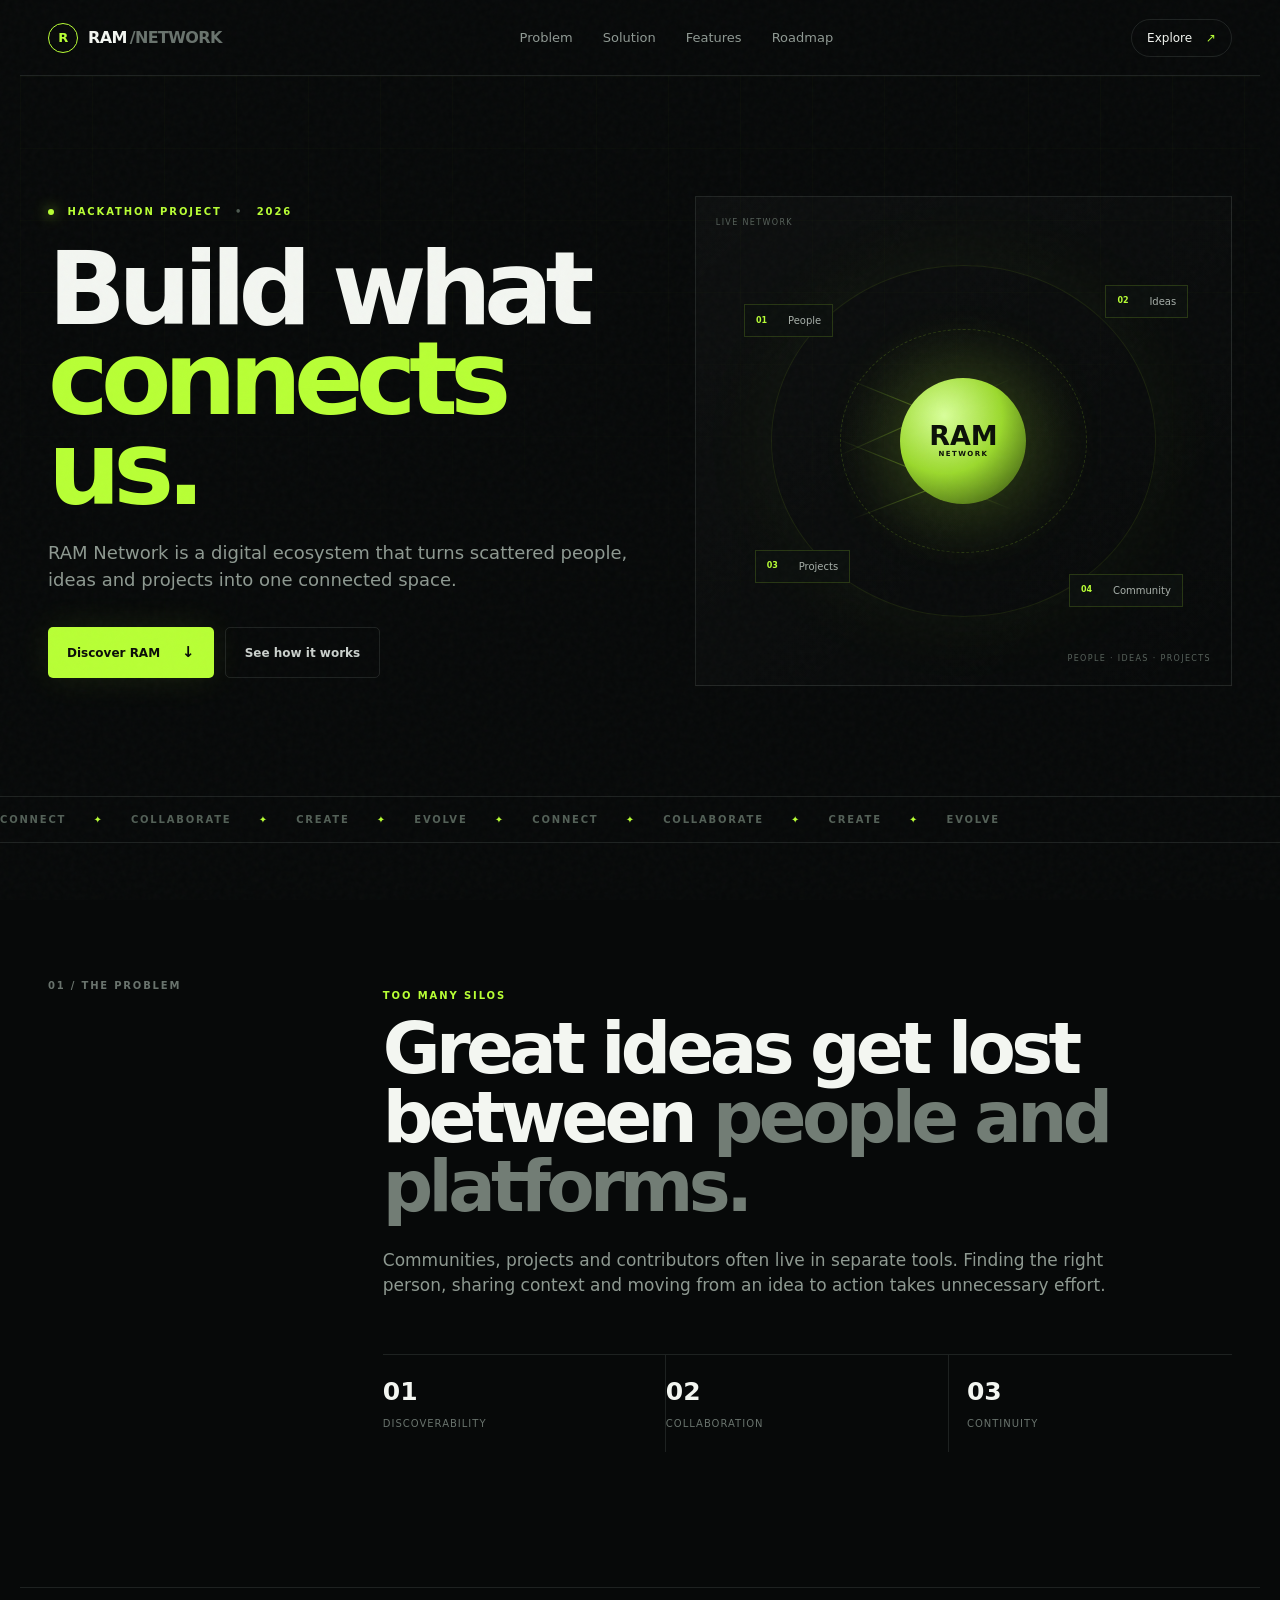
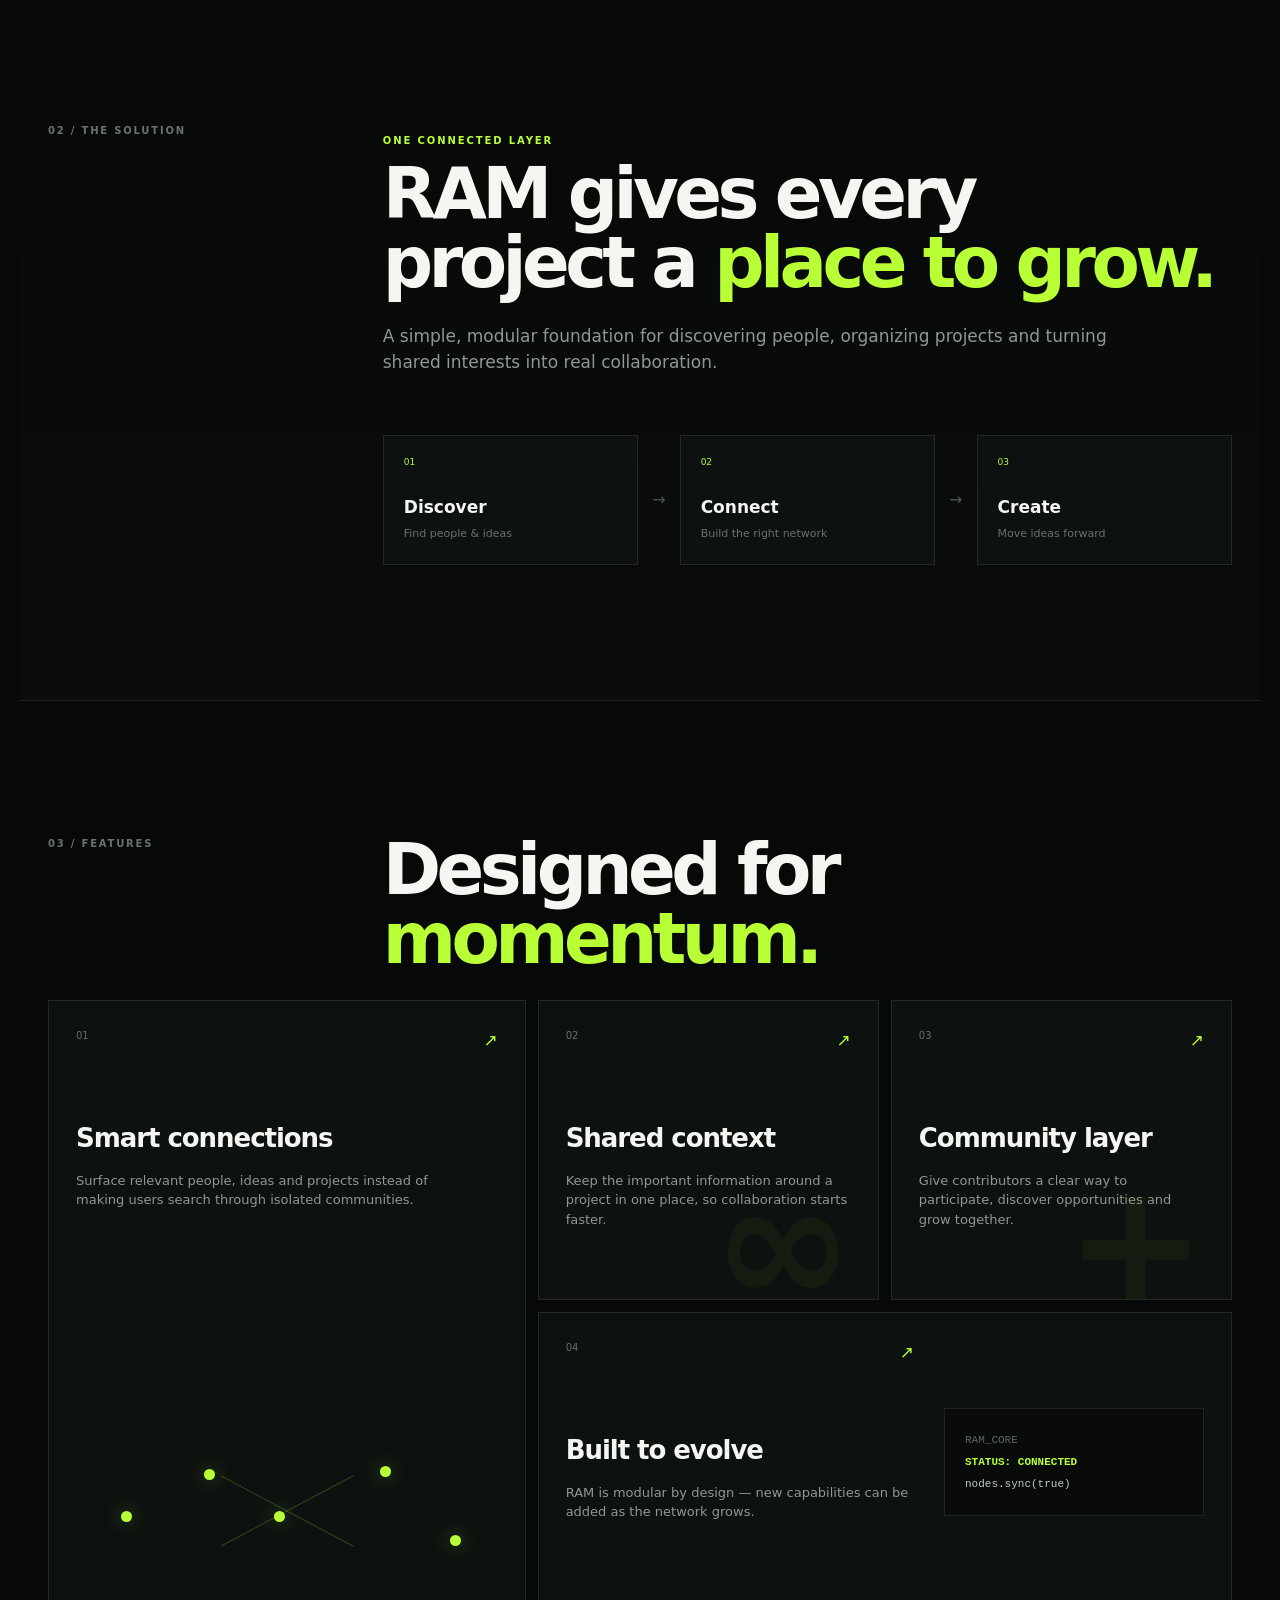
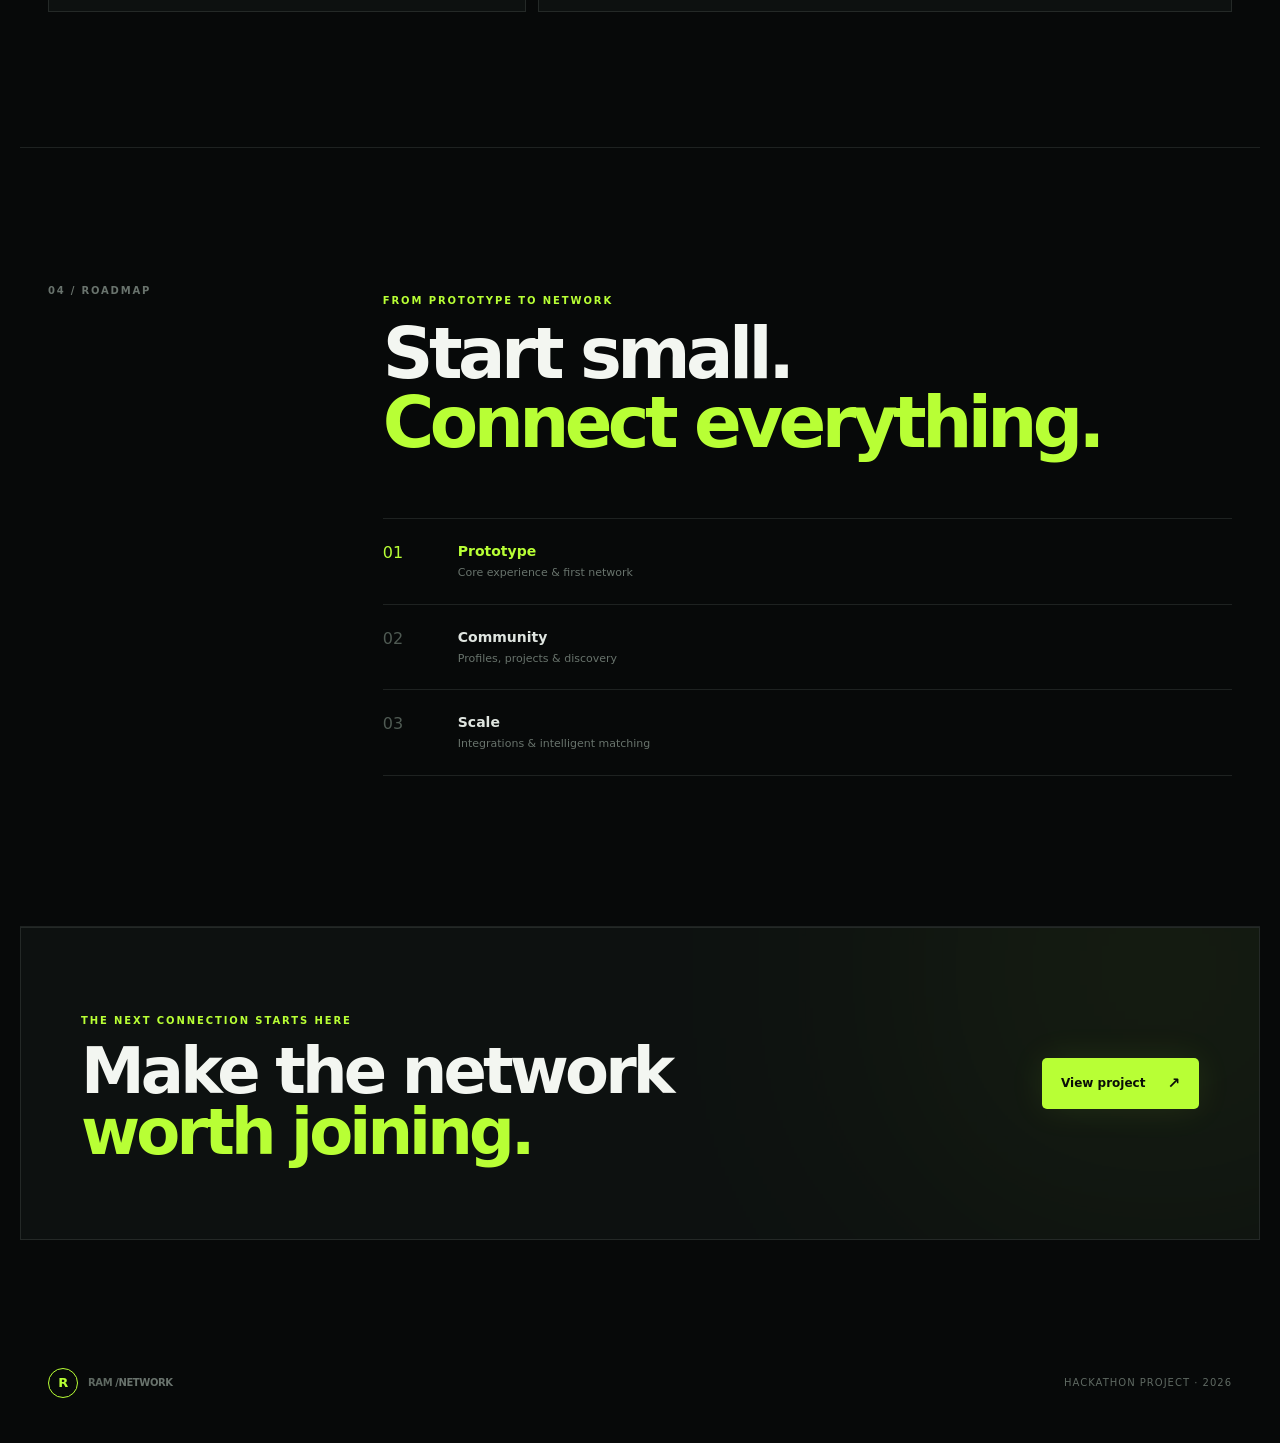
<file: index.html>
<!doctype html>
<html lang="en">
<head>
  <meta charset="UTF-8">
  <meta name="viewport" content="width=device-width, initial-scale=1.0">
  <meta name="description" content="RAM Network — a connected digital ecosystem for people, ideas and projects.">
  <meta name="theme-color" content="#070909">
  <title>RAM Network — Build what connects us</title>
  <link rel="stylesheet" href="style.css">
</head>
<body>
  <div class="noise" aria-hidden="true"></div>
  <header class="nav">
    <a class="brand" href="#top"><span class="brand-mark">R</span><span>RAM<span class="brand-dim">/NETWORK</span></span></a>
    <nav>
      <a href="#problem">Problem</a>
      <a href="#solution">Solution</a>
      <a href="#features">Features</a>
      <a href="#roadmap">Roadmap</a>
    </nav>
    <a class="nav-button" href="#join">Explore <span>↗</span></a>
  </header>

  <main id="top">
    <section class="hero">
      <div class="hero-grid"></div>
      <div class="hero-copy">
        <div class="status"><i></i> HACKATHON PROJECT <span>•</span> 2026</div>
        <h1>Build what<br><span>connects us.</span></h1>
        <p class="hero-text">RAM Network is a digital ecosystem that turns scattered people, ideas and projects into one connected space.</p>
        <div class="hero-actions">
          <a class="button button-primary" href="#solution">Discover RAM <span>↓</span></a>
          <a class="button button-ghost" href="#features">See how it works</a>
        </div>
      </div>

      <div class="network">
        <div class="network-label label-top">LIVE NETWORK</div>
        <div class="network-label label-bottom">PEOPLE · IDEAS · PROJECTS</div>
        <div class="network-core"><strong>RAM</strong><small>NETWORK</small></div>
        <div class="node node-a"><b>01</b><span>People</span></div>
        <div class="node node-b"><b>02</b><span>Ideas</span></div>
        <div class="node node-c"><b>03</b><span>Projects</span></div>
        <div class="node node-d"><b>04</b><span>Community</span></div>
        <span class="line line-a"></span><span class="line line-b"></span><span class="line line-c"></span><span class="line line-d"></span>
      </div>
    </section>

    <section class="ticker" aria-label="RAM Network principles">
      <div>CONNECT <span>✦</span> COLLABORATE <span>✦</span> CREATE <span>✦</span> EVOLVE <span>✦</span> CONNECT <span>✦</span> COLLABORATE <span>✦</span> CREATE <span>✦</span> EVOLVE</div>
    </section>

    <section class="section split" id="problem">
      <div class="section-tag">01 / THE PROBLEM</div>
      <div class="section-content">
        <p class="kicker">TOO MANY SILOS</p>
        <h2>Great ideas get lost between <em>people and platforms.</em></h2>
        <p class="muted">Communities, projects and contributors often live in separate tools. Finding the right person, sharing context and moving from an idea to action takes unnecessary effort.</p>
        <div class="metric-row">
          <div><strong>01</strong><span>Discoverability</span></div>
          <div><strong>02</strong><span>Collaboration</span></div>
          <div><strong>03</strong><span>Continuity</span></div>
        </div>
      </div>
    </section>

    <section class="section solution" id="solution">
      <div class="section-tag">02 / THE SOLUTION</div>
      <div class="section-content">
        <p class="kicker">ONE CONNECTED LAYER</p>
        <h2>RAM gives every project a <span>place to grow.</span></h2>
        <p class="muted">A simple, modular foundation for discovering people, organizing projects and turning shared interests into real collaboration.</p>
        <div class="flow">
          <div><span>01</span><b>Discover</b><small>Find people & ideas</small></div>
          <div class="flow-arrow">→</div>
          <div><span>02</span><b>Connect</b><small>Build the right network</small></div>
          <div class="flow-arrow">→</div>
          <div><span>03</span><b>Create</b><small>Move ideas forward</small></div>
        </div>
      </div>
    </section>

    <section class="features" id="features">
      <div class="section-head">
        <div class="section-tag">03 / FEATURES</div>
        <h2>Designed for <span>momentum.</span></h2>
      </div>
      <div class="feature-grid">
        <article class="feature feature-large"><div class="feature-top"><span>01</span><i>↗</i></div><h3>Smart connections</h3><p>Surface relevant people, ideas and projects instead of making users search through isolated communities.</p><div class="mini-network"><b></b><b></b><b></b><b></b><b></b></div></article>
        <article class="feature"><div class="feature-top"><span>02</span><i>↗</i></div><h3>Shared context</h3><p>Keep the important information around a project in one place, so collaboration starts faster.</p><div class="feature-number">∞</div></article>
        <article class="feature"><div class="feature-top"><span>03</span><i>↗</i></div><h3>Community layer</h3><p>Give contributors a clear way to participate, discover opportunities and grow together.</p><div class="feature-number">+</div></article>
        <article class="feature feature-wide"><div><div class="feature-top"><span>04</span><i>↗</i></div><h3>Built to evolve</h3><p>RAM is modular by design — new capabilities can be added as the network grows.</p></div><div class="terminal"><span>RAM_CORE</span><br><b>STATUS: CONNECTED</b><br><em>nodes.sync(true)</em></div></article>
      </div>
    </section>

    <section class="roadmap section" id="roadmap">
      <div class="section-tag">04 / ROADMAP</div>
      <div class="section-content">
        <p class="kicker">FROM PROTOTYPE TO NETWORK</p>
        <h2>Start small.<br><span>Connect everything.</span></h2>
        <div class="timeline">
          <div class="active"><span>01</span><div><b>Prototype</b><small>Core experience & first network</small></div></div>
          <div><span>02</span><div><b>Community</b><small>Profiles, projects & discovery</small></div></div>
          <div><span>03</span><div><b>Scale</b><small>Integrations & intelligent matching</small></div></div>
        </div>
      </div>
    </section>

    <section class="join" id="join">
      <div class="join-glow"></div>
      <div>
        <p class="kicker">THE NEXT CONNECTION STARTS HERE</p>
        <h2>Make the network<br><span>worth joining.</span></h2>
      </div>
      <a class="button button-primary" href="https://github.com/BAITC-Hacks/hack-6cfe7a0f-ram-network" target="_blank" rel="noopener">View project <span>↗</span></a>
    </section>
  </main>

  <footer>
    <div class="brand"><span class="brand-mark">R</span><span>RAM<span class="brand-dim">/NETWORK</span></span></div>
    <span>Hackathon project · <span id="year"></span></span>
  </footer>
  <script src="script.js"></script>
</body>
</html>
</file>
<file: style.css>
:root{--bg:#070909;--panel:#0d1110;--panel2:#111714;--text:#f3f6f1;--muted:#8e9991;--line:rgba(235,255,241,.1);--accent:#b8ff35;--accent2:#74d719;--max:1240px}
*{box-sizing:border-box}html{scroll-behavior:smooth}body{margin:0;background:var(--bg);color:var(--text);font-family:Inter,ui-sans-serif,system-ui,-apple-system,BlinkMacSystemFont,"Segoe UI",sans-serif;line-height:1.5;overflow-x:hidden}a{color:inherit;text-decoration:none}.noise{position:fixed;inset:0;pointer-events:none;opacity:.035;z-index:10;background-image:url("data:image/svg+xml,%3Csvg viewBox='0 0 180 180' xmlns='http://www.w3.org/2000/svg'%3E%3Cfilter id='n'%3E%3CfeTurbulence type='fractalNoise' baseFrequency='.9' numOctaves='4' stitchTiles='stitch'/%3E%3C/filter%3E%3Crect width='100%25' height='100%25' filter='url(%23n)' opacity='.8'/%3E%3C/svg%3E")}
.nav{height:76px;max-width:var(--max);margin:auto;padding:0 28px;display:flex;align-items:center;justify-content:space-between;border-bottom:1px solid var(--line);position:relative;z-index:5}.brand{display:flex;align-items:center;gap:10px;font-weight:800;letter-spacing:-.04em}.brand-mark{display:grid;place-items:center;width:30px;height:30px;border:1px solid var(--accent);color:var(--accent);font-size:13px;border-radius:50%}.brand-dim{color:#69736d;font-weight:600;margin-left:3px}nav{display:flex;gap:30px;color:#8f9993;font-size:13px}nav a:hover{color:var(--text)}.nav-button{border:1px solid var(--line);padding:9px 15px;border-radius:100px;font-size:12px}.nav-button span{color:var(--accent);margin-left:10px}
.hero{max-width:var(--max);min-height:720px;margin:auto;padding:100px 28px 90px;display:grid;grid-template-columns:1fr .9fr;gap:50px;align-items:center;position:relative}.hero-grid{position:absolute;inset:0;pointer-events:none;background:linear-gradient(rgba(184,255,53,.035) 1px,transparent 1px),linear-gradient(90deg,rgba(184,255,53,.035) 1px,transparent 1px);background-size:72px 72px;mask-image:linear-gradient(to bottom,black,transparent 90%);opacity:.55}.hero-copy{position:relative;z-index:1}.status,.kicker{font-size:10px;font-weight:800;letter-spacing:.19em;color:var(--accent)}.status i{display:inline-block;width:6px;height:6px;border-radius:50%;background:var(--accent);box-shadow:0 0 14px var(--accent);margin-right:8px}.status span{color:#4e5a52;margin:0 8px}.hero h1{font-size:clamp(62px,8vw,108px);line-height:.88;letter-spacing:-.075em;margin:25px 0}.hero h1 span,h2 span{color:var(--accent)}.hero-text{max-width:590px;color:var(--muted);font-size:18px}.hero-actions{display:flex;gap:11px;margin-top:34px}.button{display:inline-flex;align-items:center;justify-content:center;gap:22px;padding:14px 19px;border-radius:5px;font-size:12px;font-weight:800}.button-primary{background:var(--accent);color:#0a0d08;box-shadow:0 0 35px rgba(184,255,53,.09)}.button-primary:hover{background:#d0ff73}.button-ghost{border:1px solid var(--line);color:#cbd1cd}.button span{font-size:15px}
.network{height:490px;position:relative;border:1px solid var(--line);background:radial-gradient(circle at 50% 50%,rgba(184,255,53,.09),transparent 35%),linear-gradient(135deg,rgba(255,255,255,.025),transparent);overflow:hidden}.network:before{content:"";position:absolute;inset:14%;border:1px solid rgba(184,255,53,.09);border-radius:50%;box-shadow:0 0 90px rgba(184,255,53,.05)}.network:after{content:"";position:absolute;inset:27%;border:1px dashed rgba(184,255,53,.16);border-radius:50%;animation:spin 24s linear infinite}.network-core{position:absolute;left:50%;top:50%;transform:translate(-50%,-50%);width:126px;height:126px;border-radius:50%;background:radial-gradient(circle at 35% 30%,#d9ff9b,#9bd92d 48%,#263a0c);color:#0b1008;display:grid;place-content:center;text-align:center;box-shadow:0 0 80px rgba(184,255,53,.22);z-index:2}.network-core strong{font-size:27px;line-height:1}.network-core small{font-size:7px;letter-spacing:.2em;font-weight:900}.network-label{position:absolute;color:#56615a;font-size:8px;letter-spacing:.17em;z-index:2}.label-top{top:20px;left:20px}.label-bottom{bottom:20px;right:20px}.node{position:absolute;z-index:3;display:grid;grid-template-columns:24px auto;gap:8px;align-items:center;background:#0b0f0d;border:1px solid rgba(184,255,53,.16);padding:8px 11px;font-size:10px}.node b{color:var(--accent);font-size:8px}.node span{color:#a7afa9}.node-a{top:22%;left:9%}.node-b{top:18%;right:8%}.node-c{bottom:21%;left:11%}.node-d{bottom:16%;right:9%}.line{position:absolute;height:1px;background:linear-gradient(90deg,transparent,rgba(184,255,53,.35),transparent);transform-origin:left center}.line-a{width:180px;left:28%;top:37%;transform:rotate(22deg)}.line-b{width:190px;left:59%;top:37%;transform:rotate(156deg)}.line-c{width:180px;left:29%;top:66%;transform:rotate(-21deg)}.line-d{width:190px;left:59%;top:64%;transform:rotate(202deg)}@keyframes spin{to{transform:rotate(360deg)}}
.ticker{border-top:1px solid var(--line);border-bottom:1px solid var(--line);overflow:hidden;white-space:nowrap;color:#536057;font-size:10px;font-weight:800;letter-spacing:.18em}.ticker div{padding:15px 0;min-width:max-content;animation:marquee 24s linear infinite}.ticker span{color:var(--accent);padding:0 22px}@keyframes marquee{to{transform:translateX(-30%)}}
.section{max-width:var(--max);margin:auto;padding:135px 28px;border-bottom:1px solid var(--line);display:grid;grid-template-columns:.3fr 1fr;gap:80px}.section-tag{font-size:10px;letter-spacing:.18em;color:#69736d;font-weight:800}.section-content{max-width:900px}.section h2,.section-head h2{font-size:clamp(40px,5.5vw,72px);line-height:.98;letter-spacing:-.065em;margin:12px 0 26px}.section h2 em{font-style:normal;color:#727d75}.muted{color:var(--muted);font-size:17px;max-width:760px}.metric-row{display:grid;grid-template-columns:repeat(3,1fr);margin-top:55px;border-top:1px solid var(--line)}.metric-row div{padding:18px 0;border-right:1px solid var(--line)}.metric-row div:last-child{border:0;padding-left:18px}.metric-row strong{display:block;font-size:25px}.metric-row span{font-size:10px;color:#69736d;text-transform:uppercase;letter-spacing:.1em}.solution{background:linear-gradient(180deg,transparent,rgba(184,255,53,.015))}.flow{margin-top:60px;display:grid;grid-template-columns:1fr auto 1fr auto 1fr;align-items:center;gap:14px}.flow>div:not(.flow-arrow){min-height:125px;padding:20px;background:var(--panel);border:1px solid var(--line)}.flow span{display:block;color:var(--accent);font-size:9px;margin-bottom:25px}.flow b{display:block;font-size:17px}.flow small{color:#68736c;font-size:11px}.flow-arrow{color:#4c584f}
.features{max-width:var(--max);margin:auto;padding:135px 28px;border-bottom:1px solid var(--line)}.section-head{display:grid;grid-template-columns:.3fr 1fr;gap:80px;align-items:start}.section-head h2{margin-top:0}.feature-grid{display:grid;grid-template-columns:1.4fr 1fr 1fr;gap:12px}.feature{min-height:300px;padding:27px;background:var(--panel);border:1px solid var(--line);position:relative;overflow:hidden}.feature-large{grid-row:span 2;min-height:612px}.feature-wide{grid-column:2/4;min-height:300px;display:flex;justify-content:space-between;gap:30px}.feature-top{display:flex;justify-content:space-between;color:#647069;font-size:10px}.feature-top i{font-style:normal;color:var(--accent);font-size:17px}.feature h3{font-size:26px;letter-spacing:-.04em;margin:65px 0 10px}.feature p{color:var(--muted);font-size:13px;max-width:390px}.feature-number{position:absolute;right:24px;bottom:-30px;font-size:170px;font-weight:900;color:rgba(184,255,53,.045);line-height:1}.mini-network{position:absolute;left:30px;right:30px;bottom:40px;height:120px}.mini-network:before,.mini-network:after{content:"";position:absolute;left:50%;top:50%;width:150px;height:1px;background:rgba(184,255,53,.22);transform:translate(-50%,-50%) rotate(28deg)}.mini-network:after{transform:translate(-50%,-50%) rotate(-28deg)}.mini-network b{position:absolute;width:11px;height:11px;background:var(--accent);border-radius:50%;box-shadow:0 0 20px rgba(184,255,53,.4)}.mini-network b:nth-child(1){left:10%;top:50%}.mini-network b:nth-child(2){left:30%;top:15%}.mini-network b:nth-child(3){left:47%;top:50%}.mini-network b:nth-child(4){right:25%;top:12%}.mini-network b:nth-child(5){right:8%;top:70%}.terminal{min-width:260px;align-self:center;background:#080b09;border:1px solid var(--line);padding:20px;color:#5d695f;font:11px/2 ui-monospace,SFMono-Regular,Menlo,monospace}.terminal b{color:var(--accent)}.terminal em{color:#c1cac4;font-style:normal}
.roadmap{padding-bottom:150px}.timeline{margin-top:60px;border-top:1px solid var(--line)}.timeline>div{display:grid;grid-template-columns:55px 1fr;gap:20px;padding:22px 0;border-bottom:1px solid var(--line);color:#68736c}.timeline span{color:#4f5a53}.timeline b{display:block;color:#dfe5e0;font-size:14px}.timeline small{display:block;font-size:11px;margin-top:3px}.timeline .active span,.timeline .active b{color:var(--accent)}
.join{max-width:var(--max);margin:0 auto 100px;padding:75px 60px;background:var(--panel);border:1px solid var(--line);display:flex;justify-content:space-between;align-items:center;position:relative;overflow:hidden}.join-glow{position:absolute;width:400px;height:400px;right:-100px;top:-160px;background:var(--accent);filter:blur(150px);opacity:.08}.join h2{font-size:clamp(42px,5vw,66px);line-height:.96;letter-spacing:-.06em;margin:13px 0 0;position:relative}.join .button{position:relative}footer{max-width:var(--max);margin:auto;padding:28px 28px 45px;display:flex;align-items:center;justify-content:space-between;color:#5f6962;font-size:10px;text-transform:uppercase;letter-spacing:.1em}
@media(max-width:900px){nav{display:none}.hero{grid-template-columns:1fr;padding-top:75px}.network{height:410px}.section,.section-head{grid-template-columns:1fr;gap:25px}.feature-grid{grid-template-columns:1fr}.feature-large{grid-row:auto;min-height:360px}.feature-wide{grid-column:auto;display:block}.terminal{margin-top:35px}.flow{grid-template-columns:1fr}.flow-arrow{display:none}.join{margin:0 18px 70px;padding:45px 28px;display:block}.join .button{margin-top:30px}.metric-row{grid-template-columns:1fr}.metric-row div{border-right:0;border-bottom:1px solid var(--line)}.metric-row div:last-child{padding-left:0;border:0}.hero h1{font-size:clamp(58px,16vw,90px)}}@media(max-width:520px){.nav{padding:0 18px}.hero,.section,.features{padding-left:18px;padding-right:18px}.hero-actions{flex-direction:column;align-items:stretch}.network{height:360px}.node{transform:scale(.9)}.node-a{left:3%}.node-b{right:3%}.node-c{left:3%}.node-d{right:3%}.join{margin-left:10px;margin-right:10px}.join h2{font-size:43px}footer{padding-left:18px;padding-right:18px;display:block}footer>span{display:block;margin-top:15px}}
</file>
